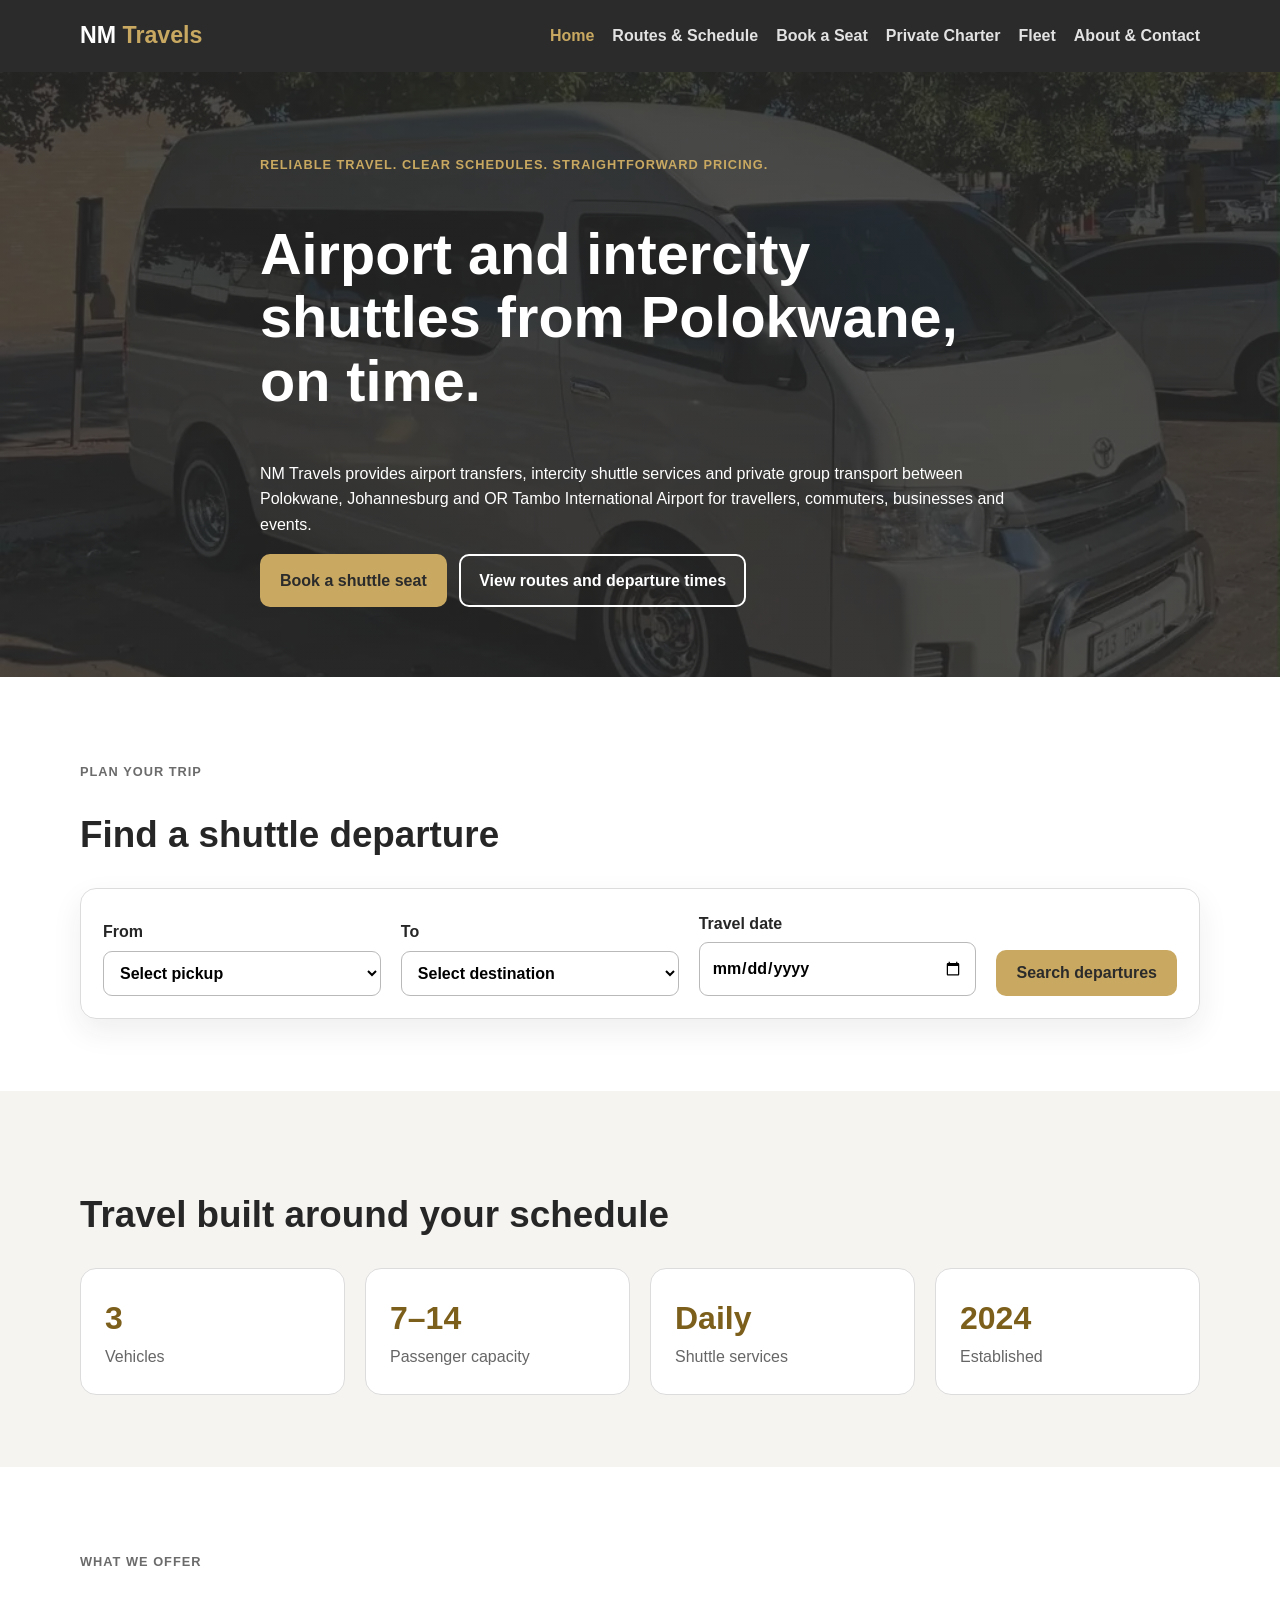
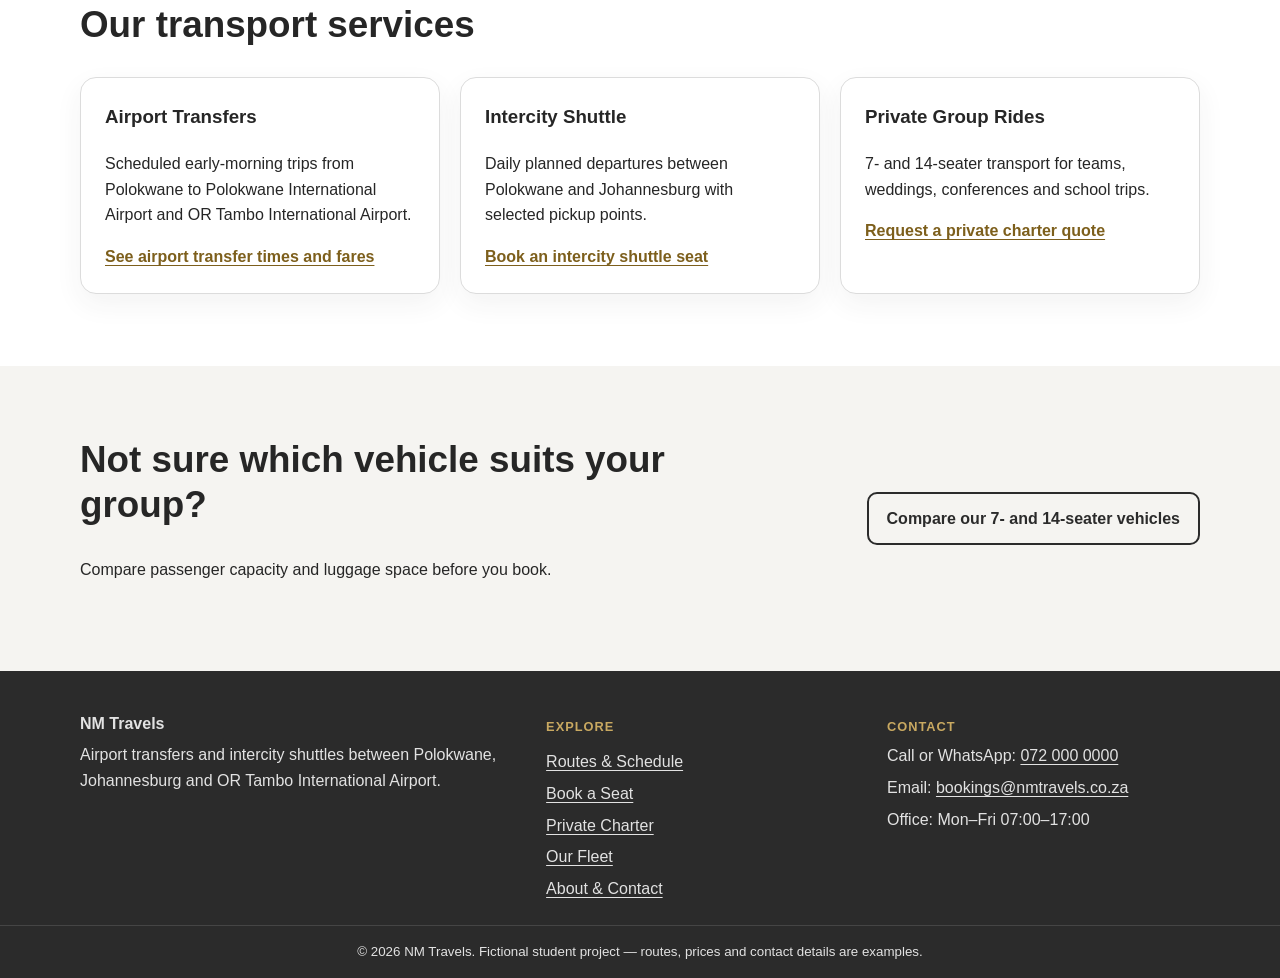
<file: NM_Travels_Part2 (2)/NM_Travels_Part2/index.html>
<!DOCTYPE html>
<html lang="en-ZA">
<head>
  <meta charset="UTF-8">
  <meta name="viewport" content="width=device-width, initial-scale=1.0">
  <title>Airport Shuttle &amp; Intercity Transport in Polokwane | NM Travels</title>
  <meta name="description" content="NM Travels runs airport transfers and intercity shuttles between Polokwane, Johannesburg and OR Tambo International Airport. Check departure times and book a seat online.">
  <meta name="theme-color" content="#2b2b2b">
  <meta property="og:type" content="website">
  <meta property="og:site_name" content="NM Travels">
  <meta property="og:title" content="Airport Shuttle &amp; Intercity Transport in Polokwane | NM Travels">
  <meta property="og:description" content="Airport transfers and intercity shuttles between Polokwane, Johannesburg and OR Tambo International Airport.">
  <link rel="icon" href="images/favicon.svg" type="image/svg+xml">
  <link rel="preload" as="image" href="images/nm-travels-hero-minibus.webp" type="image/webp">
  <link rel="stylesheet" href="css/style.css">
</head>
<body>
  <a class="skip-link" href="#main">Skip to main content</a>
  <header>
    <div class="container nav">
      <a class="logo" href="index.html" aria-label="NM Travels home page">NM <span>Travels</span></a>
      <button class="menu" type="button" aria-label="Open navigation" aria-expanded="false" aria-controls="site-nav">☰</button>
      <nav class="site-nav" id="site-nav" aria-label="Main">
        <a class="active" href="index.html" aria-current="page">Home</a>
        <a href="routes.html">Routes &amp; Schedule</a>
        <a href="booking.html">Book a Seat</a>
        <a href="charter.html">Private Charter</a>
        <a href="fleet.html">Fleet</a>
        <a href="about.html">About &amp; Contact</a>
      </nav>
    </div>
  </header>

  <main id="main" tabindex="-1">
    <section class="hero">
      <div class="container hero-content">
        <p class="eyebrow">Reliable travel. Clear schedules. Straightforward pricing.</p>
        <h1>Airport and intercity shuttles from Polokwane, on time.</h1>
        <p>NM Travels provides airport transfers, intercity shuttle services and private group transport between Polokwane, Johannesburg and OR Tambo International Airport for travellers, commuters, businesses and events.</p>
        <a class="btn primary" href="booking.html">Book a shuttle seat</a>
        <a class="btn secondary" href="routes.html">View routes and departure times</a>
      </div>
    </section>

    <section class="section" aria-labelledby="search-heading">
      <div class="container">
        <p class="eyebrow">Plan your trip</p>
        <h2 id="search-heading">Find a shuttle departure</h2>
        <form class="search" id="routeSearch">
          <label>From
            <select id="from" name="from" required>
              <option value="">Select pickup</option>
              <option>Polokwane</option>
              <option>Johannesburg</option>
              <option>OR Tambo International Airport</option>
              <option>Polokwane International Airport</option>
            </select>
          </label>
          <label>To
            <select id="to" name="to" required>
              <option value="">Select destination</option>
              <option>Polokwane</option>
              <option>Johannesburg</option>
              <option>OR Tambo International Airport</option>
              <option>Polokwane International Airport</option>
            </select>
          </label>
          <label>Travel date
            <input id="date" name="date" type="date" required>
          </label>
          <button class="btn primary" type="submit">Search departures</button>
        </form>
        <div id="searchResult" class="notice" aria-live="polite" hidden></div>
      </div>
    </section>

    <section class="section alt" aria-labelledby="stats-heading">
      <div class="container">
        <h2 id="stats-heading">Travel built around your schedule</h2>
        <div class="stats">
          <div><b>3</b><span>Vehicles</span></div>
          <div><b>7–14</b><span>Passenger capacity</span></div>
          <div><b>Daily</b><span>Shuttle services</span></div>
          <div><b>2024</b><span>Established</span></div>
        </div>
      </div>
    </section>

    <section class="section" aria-labelledby="services-heading">
      <div class="container">
        <p class="eyebrow">What we offer</p>
        <h2 id="services-heading">Our transport services</h2>
        <div class="cards">
          <article class="panel">
            <h3>Airport Transfers</h3>
            <p>Scheduled early-morning trips from Polokwane to Polokwane International Airport and OR Tambo International Airport.</p>
            <a class="text-link" href="routes.html">See airport transfer times and fares</a>
          </article>
          <article class="panel">
            <h3>Intercity Shuttle</h3>
            <p>Daily planned departures between Polokwane and Johannesburg with selected pickup points.</p>
            <a class="text-link" href="booking.html">Book an intercity shuttle seat</a>
          </article>
          <article class="panel">
            <h3>Private Group Rides</h3>
            <p>7- and 14-seater transport for teams, weddings, conferences and school trips.</p>
            <a class="text-link" href="charter.html">Request a private charter quote</a>
          </article>
        </div>
      </div>
    </section>

    <section class="section alt cta">
      <div class="container two">
        <div>
          <h2>Not sure which vehicle suits your group?</h2>
          <p>Compare passenger capacity and luggage space before you book.</p>
        </div>
        <div class="cta-actions">
          <a class="btn outline" href="fleet.html">Compare our 7- and 14-seater vehicles</a>
        </div>
      </div>
    </section>
  </main>

  <footer>
    <div class="container footer-grid">
      <div>
        <strong>NM Travels</strong>
        <p>Airport transfers and intercity shuttles between Polokwane, Johannesburg and OR Tambo International Airport.</p>
      </div>
      <nav aria-label="Footer">
        <p class="footer-title">Explore</p>
        <a href="routes.html">Routes &amp; Schedule</a>
        <a href="booking.html">Book a Seat</a>
        <a href="charter.html">Private Charter</a>
        <a href="fleet.html">Our Fleet</a>
        <a href="about.html">About &amp; Contact</a>
      </nav>
      <div>
        <p class="footer-title">Contact</p>
        <p>Call or WhatsApp: <a href="tel:+27720000000">072 000 0000</a></p>
        <p>Email: <a href="mailto:bookings@nmtravels.co.za">bookings@nmtravels.co.za</a></p>
        <p>Office: Mon–Fri 07:00–17:00</p>
      </div>
    </div>
    <small>© <span data-year>2026</span> NM Travels. Fictional student project — routes, prices and contact details are examples.</small>
  </footer>
  <script src="js/script.js" defer></script>
</body>
</html>
</file>
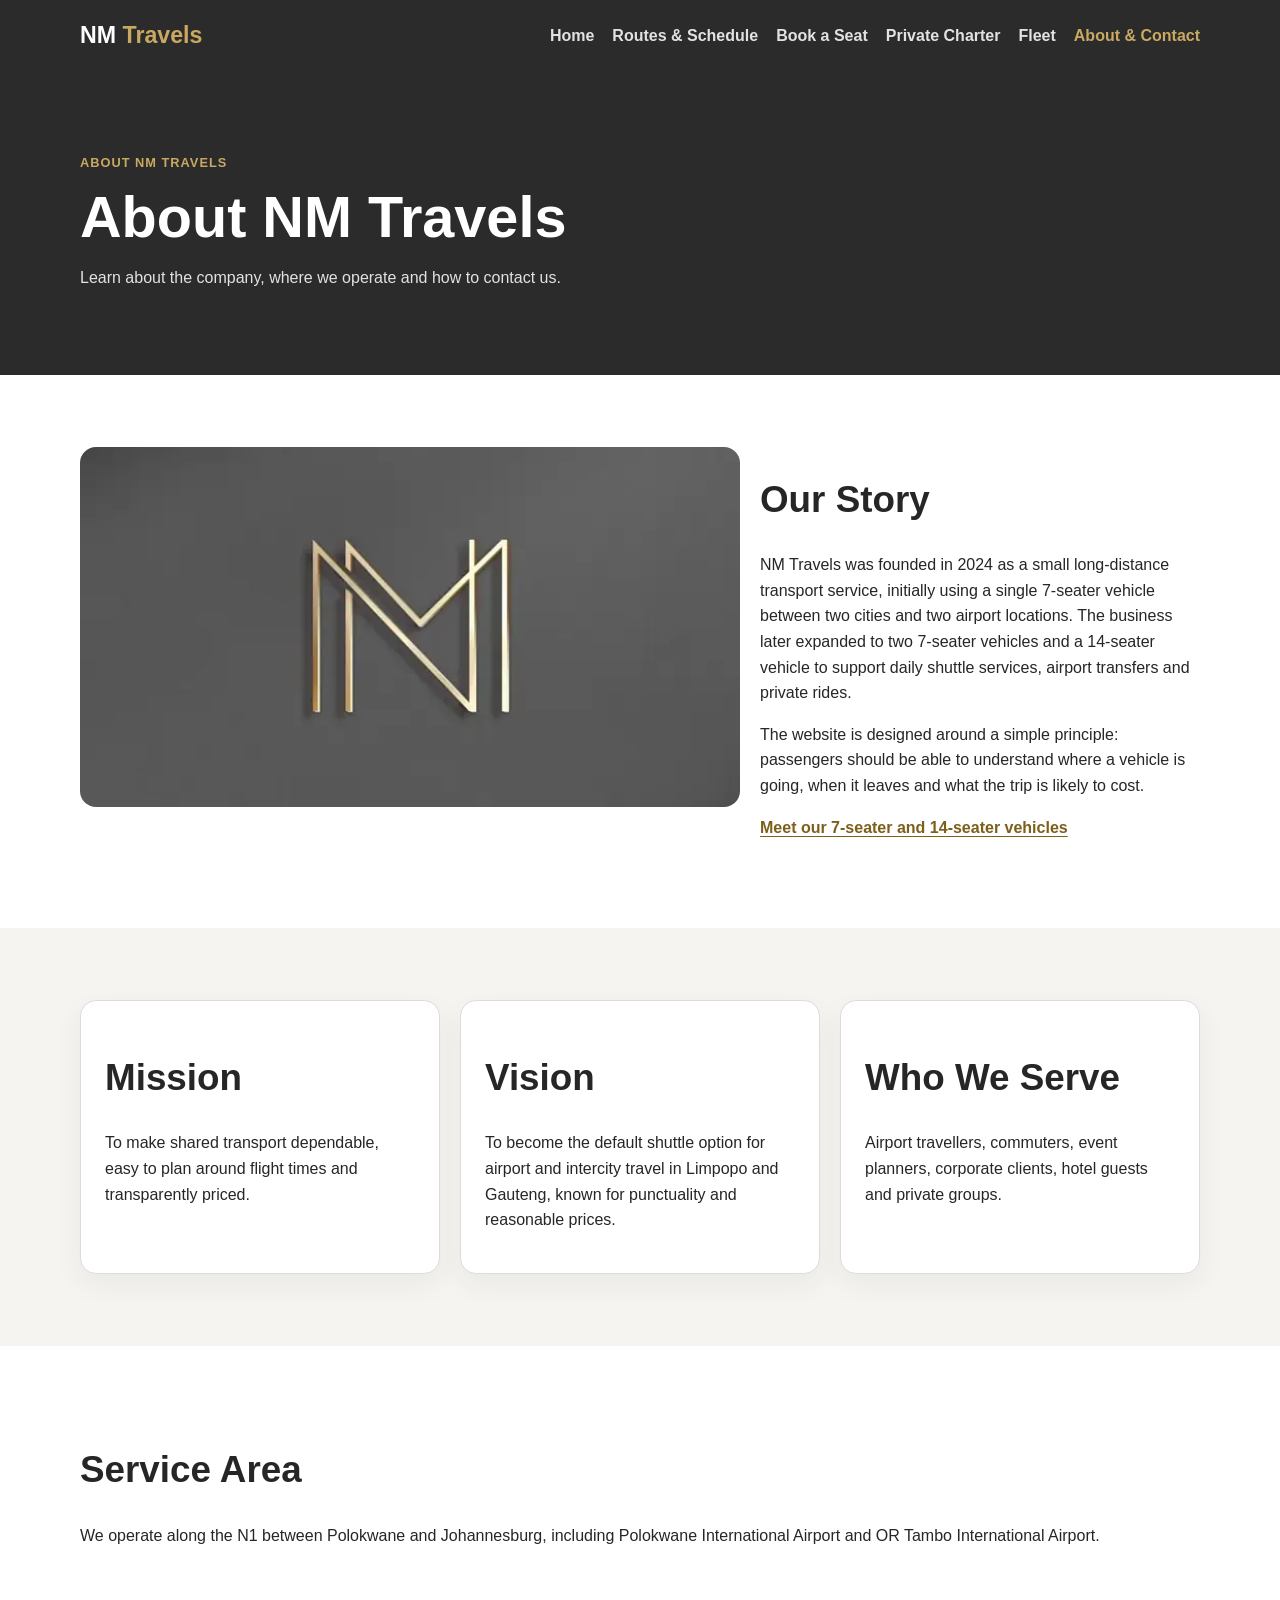
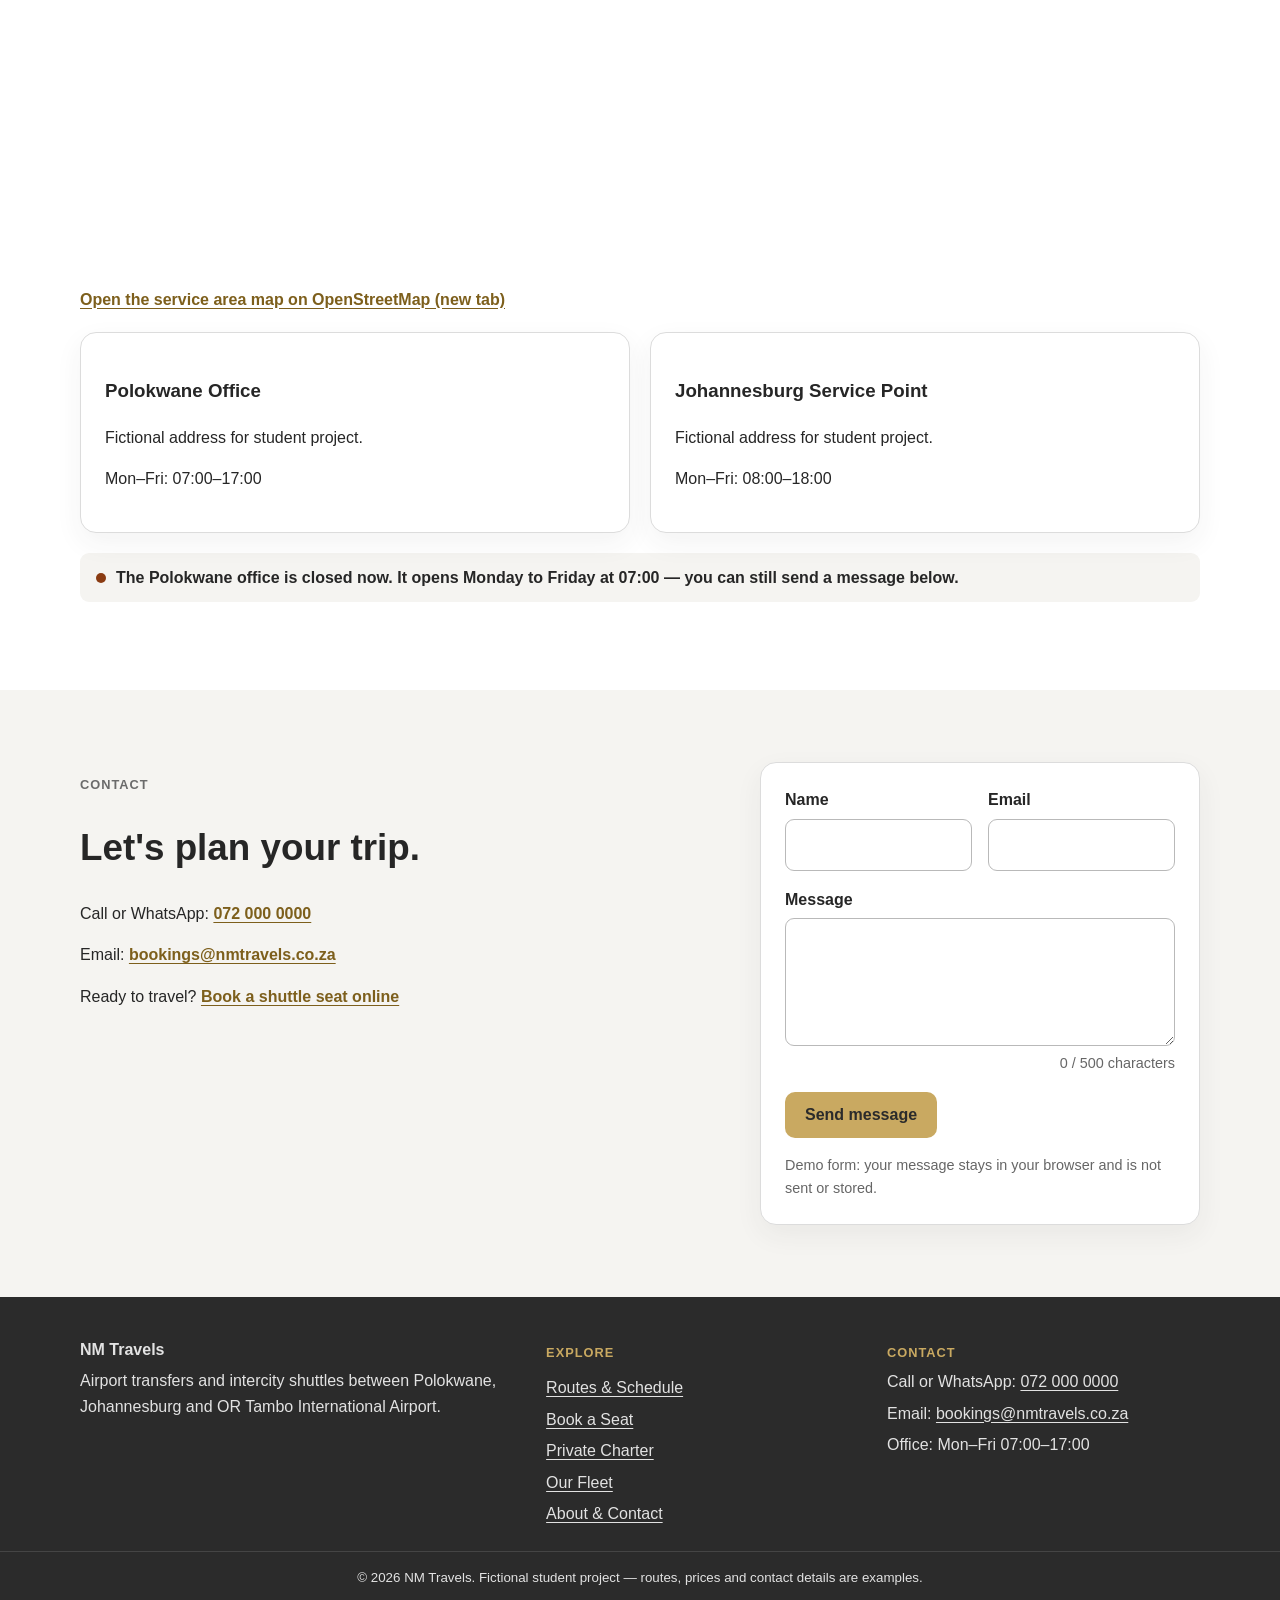
<file: NM_Travels_Part2 (2)/NM_Travels_Part2/about.html>
<!DOCTYPE html>
<html lang="en-ZA">
<head>
  <meta charset="UTF-8">
  <meta name="viewport" content="width=device-width, initial-scale=1.0">
  <title>About NM Travels &amp; Contact Details | Polokwane Shuttle Service</title>
  <meta name="description" content="Learn how NM Travels started in 2024, see our Polokwane and Johannesburg service area, office hours and contact details, or send us a message.">
  <meta name="theme-color" content="#2b2b2b">
  <meta property="og:type" content="website">
  <meta property="og:site_name" content="NM Travels">
  <meta property="og:title" content="About NM Travels &amp; Contact Details">
  <meta property="og:description" content="Our story, service area, office hours and contact details.">
  <link rel="icon" href="images/favicon.svg" type="image/svg+xml">
  <link rel="stylesheet" href="css/style.css">
</head>
<body>
  <a class="skip-link" href="#main">Skip to main content</a>
  <header>
    <div class="container nav">
      <a class="logo" href="index.html" aria-label="NM Travels home page">NM <span>Travels</span></a>
      <button class="menu" type="button" aria-label="Open navigation" aria-expanded="false" aria-controls="site-nav">☰</button>
      <nav class="site-nav" id="site-nav" aria-label="Main">
        <a href="index.html">Home</a>
        <a href="routes.html">Routes &amp; Schedule</a>
        <a href="booking.html">Book a Seat</a>
        <a href="charter.html">Private Charter</a>
        <a href="fleet.html">Fleet</a>
        <a class="active" href="about.html" aria-current="page">About &amp; Contact</a>
      </nav>
    </div>
  </header>

  <main id="main" tabindex="-1">
    <section class="banner">
      <div class="container">
        <p class="eyebrow">About NM Travels</p>
        <h1>About NM Travels</h1>
        <p>Learn about the company, where we operate and how to contact us.</p>
      </div>
    </section>

    <section class="section" aria-labelledby="story-heading">
      <div class="container two">
        <div>
          <picture>
            <source srcset="images/nm-travels-gold-monogram-logo.webp" type="image/webp">
            <img class="photo company-photo" src="images/nm-travels-gold-monogram-logo.jpg" alt="NM Travels gold NM monogram logo on a charcoal wall" width="640" height="800" decoding="async">
          </picture>
        </div>
        <div>
          <h2 id="story-heading">Our Story</h2>
          <p>NM Travels was founded in 2024 as a small long-distance transport service, initially using a single 7-seater vehicle between two cities and two airport locations. The business later expanded to two 7-seater vehicles and a 14-seater vehicle to support daily shuttle services, airport transfers and private rides.</p>
          <p>The website is designed around a simple principle: passengers should be able to understand where a vehicle is going, when it leaves and what the trip is likely to cost.</p>
          <p><a class="text-link" href="fleet.html">Meet our 7-seater and 14-seater vehicles</a></p>
        </div>
      </div>
    </section>

    <section class="section alt" aria-label="Mission, vision and audience">
      <div class="container cards">
        <article class="panel">
          <h2>Mission</h2>
          <p>To make shared transport dependable, easy to plan around flight times and transparently priced.</p>
        </article>
        <article class="panel">
          <h2>Vision</h2>
          <p>To become the default shuttle option for airport and intercity travel in Limpopo and Gauteng, known for punctuality and reasonable prices.</p>
        </article>
        <article class="panel">
          <h2>Who We Serve</h2>
          <p>Airport travellers, commuters, event planners, corporate clients, hotel guests and private groups.</p>
        </article>
      </div>
    </section>

    <section class="section" aria-labelledby="area-heading">
      <div class="container">
        <h2 id="area-heading">Service Area</h2>
        <p>We operate along the N1 between Polokwane and Johannesburg, including Polokwane International Airport and OR Tambo International Airport.</p>
        <iframe class="map" title="Map of the NM Travels service area from Polokwane to Johannesburg and OR Tambo" src="https://www.openstreetmap.org/export/embed.html?bbox=27.7%2C-26.4%2C29.8%2C-23.6&amp;layer=mapnik" loading="lazy" referrerpolicy="no-referrer"></iframe>
        <p><a class="text-link" href="https://www.openstreetmap.org/?#map=8/-25.0/28.75" target="_blank" rel="noopener noreferrer">Open the service area map on OpenStreetMap (new tab)</a></p>
        <div class="locations">
          <div class="panel">
            <h3>Polokwane Office</h3>
            <p>Fictional address for student project.</p>
            <p>Mon–Fri: 07:00–17:00</p>
          </div>
          <div class="panel">
            <h3>Johannesburg Service Point</h3>
            <p>Fictional address for student project.</p>
            <p>Mon–Fri: 08:00–18:00</p>
          </div>
        </div>
        <p id="officeStatus" class="office-status" aria-live="polite" hidden></p>
      </div>
    </section>

    <section class="section alt" id="contact" aria-labelledby="contact-heading">
      <div class="container two">
        <div>
          <p class="eyebrow">Contact</p>
          <h2 id="contact-heading">Let's plan your trip.</h2>
          <p>Call or WhatsApp: <a class="text-link" href="tel:+27720000000">072 000 0000</a></p>
          <p>Email: <a class="text-link" href="mailto:bookings@nmtravels.co.za">bookings@nmtravels.co.za</a></p>
          <p>Ready to travel? <a class="text-link" href="booking.html">Book a shuttle seat online</a></p>
        </div>
        <form class="panel form" id="contactForm">
          <label>Name<input id="contactName" name="name" autocomplete="name" required></label>
          <label>Email<input id="contactEmail" name="email" type="email" autocomplete="email" required></label>
          <label class="full">Message<textarea id="message" name="message" rows="4" maxlength="500" data-counter="messageCount" required></textarea></label>
          <p id="messageCount" class="char-count full">0 / 500 characters</p>
          <button class="btn primary" type="submit">Send message</button>
          <p class="form-note full">Demo form: your message stays in your browser and is not sent or stored.</p>
        </form>
      </div>
      <div class="container">
        <div id="contactResult" class="notice" aria-live="polite" hidden></div>
      </div>
    </section>
  </main>

  <footer>
    <div class="container footer-grid">
      <div>
        <strong>NM Travels</strong>
        <p>Airport transfers and intercity shuttles between Polokwane, Johannesburg and OR Tambo International Airport.</p>
      </div>
      <nav aria-label="Footer">
        <p class="footer-title">Explore</p>
        <a href="routes.html">Routes &amp; Schedule</a>
        <a href="booking.html">Book a Seat</a>
        <a href="charter.html">Private Charter</a>
        <a href="fleet.html">Our Fleet</a>
        <a href="about.html">About &amp; Contact</a>
      </nav>
      <div>
        <p class="footer-title">Contact</p>
        <p>Call or WhatsApp: <a href="tel:+27720000000">072 000 0000</a></p>
        <p>Email: <a href="mailto:bookings@nmtravels.co.za">bookings@nmtravels.co.za</a></p>
        <p>Office: Mon–Fri 07:00–17:00</p>
      </div>
    </div>
    <small>© <span data-year>2026</span> NM Travels. Fictional student project — routes, prices and contact details are examples.</small>
  </footer>
  <script src="js/script.js" defer></script>
</body>
</html>
</file>
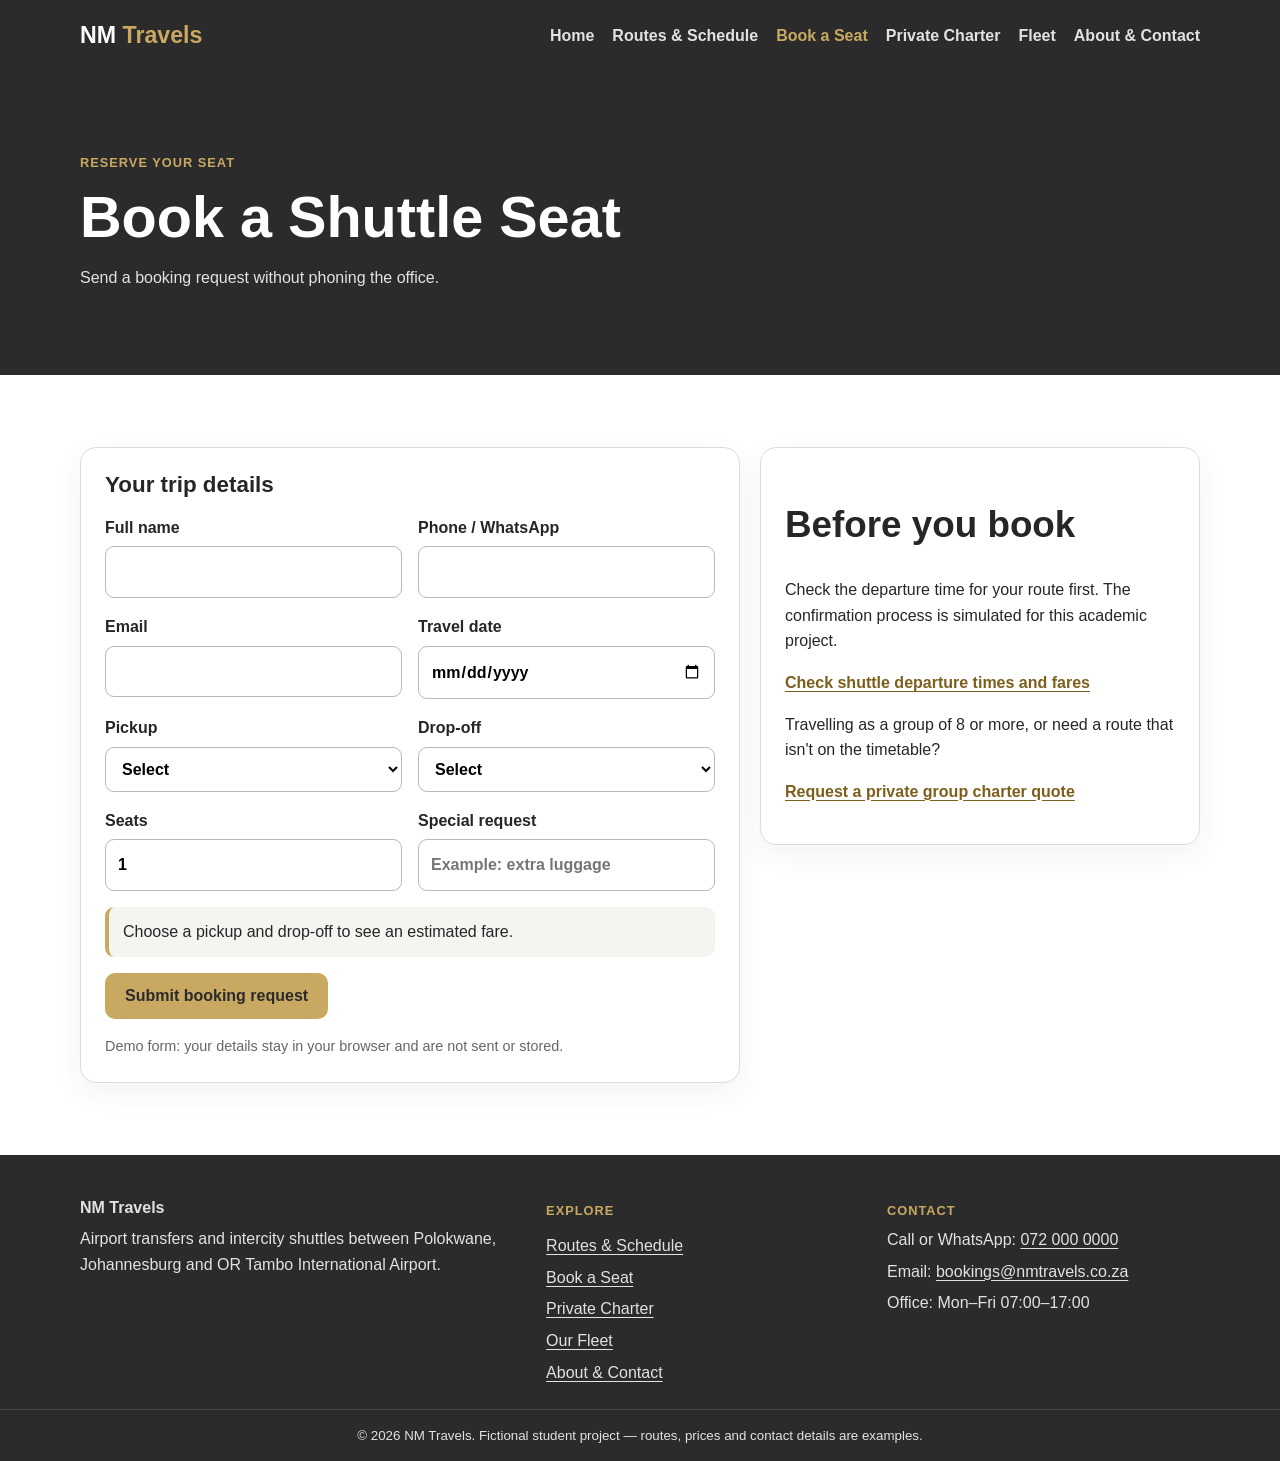
<file: NM_Travels_Part2 (2)/NM_Travels_Part2/booking.html>
<!DOCTYPE html>
<html lang="en-ZA">
<head>
  <meta charset="UTF-8">
  <meta name="viewport" content="width=device-width, initial-scale=1.0">
  <title>Book a Shuttle Seat Online | NM Travels Polokwane</title>
  <meta name="description" content="Request a seat on an NM Travels airport or intercity shuttle. Choose your pickup, drop-off, travel date and number of seats and see an estimated fare before you submit.">
  <meta name="theme-color" content="#2b2b2b">
  <meta property="og:type" content="website">
  <meta property="og:site_name" content="NM Travels">
  <meta property="og:title" content="Book a Shuttle Seat Online | NM Travels">
  <meta property="og:description" content="Request a seat on an airport or intercity shuttle from Polokwane and see an estimated fare.">
  <link rel="icon" href="images/favicon.svg" type="image/svg+xml">
  <link rel="stylesheet" href="css/style.css">
</head>
<body>
  <a class="skip-link" href="#main">Skip to main content</a>
  <header>
    <div class="container nav">
      <a class="logo" href="index.html" aria-label="NM Travels home page">NM <span>Travels</span></a>
      <button class="menu" type="button" aria-label="Open navigation" aria-expanded="false" aria-controls="site-nav">☰</button>
      <nav class="site-nav" id="site-nav" aria-label="Main">
        <a href="index.html">Home</a>
        <a href="routes.html">Routes &amp; Schedule</a>
        <a class="active" href="booking.html" aria-current="page">Book a Seat</a>
        <a href="charter.html">Private Charter</a>
        <a href="fleet.html">Fleet</a>
        <a href="about.html">About &amp; Contact</a>
      </nav>
    </div>
  </header>

  <main id="main" tabindex="-1">
    <section class="banner">
      <div class="container">
        <p class="eyebrow">Reserve your seat</p>
        <h1>Book a Shuttle Seat</h1>
        <p>Send a booking request without phoning the office.</p>
      </div>
    </section>

    <section class="section" aria-labelledby="booking-heading">
      <div class="container two">
        <form class="panel form" id="bookingForm">
          <h2 id="booking-heading" class="full form-title">Your trip details</h2>
          <label>Full name<input id="name" name="name" autocomplete="name" required></label>
          <label>Phone / WhatsApp<input id="phone" name="phone" type="tel" autocomplete="tel" inputmode="tel" pattern="[0-9+ ]{10,15}" title="Enter a phone number such as 072 000 0000" required></label>
          <label>Email<input id="email" name="email" type="email" autocomplete="email" required></label>
          <label>Travel date<input id="travelDate" name="travelDate" type="date" required></label>
          <label>Pickup
            <select id="pickup" name="pickup" required>
              <option value="">Select</option>
              <option>Polokwane</option>
              <option>Johannesburg</option>
              <option>OR Tambo International Airport</option>
              <option>Polokwane International Airport</option>
            </select>
          </label>
          <label>Drop-off
            <select id="dropoff" name="dropoff" required>
              <option value="">Select</option>
              <option>Polokwane</option>
              <option>Johannesburg</option>
              <option>OR Tambo International Airport</option>
              <option>Polokwane International Airport</option>
            </select>
          </label>
          <label>Seats<input id="seats" name="seats" type="number" min="1" max="14" value="1" required></label>
          <label>Special request<input id="request" name="request" placeholder="Example: extra luggage"></label>
          <div id="fareEstimate" class="fare full" aria-live="polite">Choose a pickup and drop-off to see an estimated fare.</div>
          <button class="btn primary" type="submit">Submit booking request</button>
          <p class="form-note full">Demo form: your details stay in your browser and are not sent or stored.</p>
        </form>
        <aside class="panel">
          <h2>Before you book</h2>
          <p>Check the departure time for your route first. The confirmation process is simulated for this academic project.</p>
          <p><a class="text-link" href="routes.html">Check shuttle departure times and fares</a></p>
          <p>Travelling as a group of 8 or more, or need a route that isn't on the timetable?</p>
          <p><a class="text-link" href="charter.html">Request a private group charter quote</a></p>
        </aside>
      </div>
      <div class="container">
        <div id="bookingResult" class="notice" aria-live="polite" hidden></div>
      </div>
    </section>
  </main>

  <footer>
    <div class="container footer-grid">
      <div>
        <strong>NM Travels</strong>
        <p>Airport transfers and intercity shuttles between Polokwane, Johannesburg and OR Tambo International Airport.</p>
      </div>
      <nav aria-label="Footer">
        <p class="footer-title">Explore</p>
        <a href="routes.html">Routes &amp; Schedule</a>
        <a href="booking.html">Book a Seat</a>
        <a href="charter.html">Private Charter</a>
        <a href="fleet.html">Our Fleet</a>
        <a href="about.html">About &amp; Contact</a>
      </nav>
      <div>
        <p class="footer-title">Contact</p>
        <p>Call or WhatsApp: <a href="tel:+27720000000">072 000 0000</a></p>
        <p>Email: <a href="mailto:bookings@nmtravels.co.za">bookings@nmtravels.co.za</a></p>
        <p>Office: Mon–Fri 07:00–17:00</p>
      </div>
    </div>
    <small>© <span data-year>2026</span> NM Travels. Fictional student project — routes, prices and contact details are examples.</small>
  </footer>
  <script src="js/script.js" defer></script>
</body>
</html>
</file>
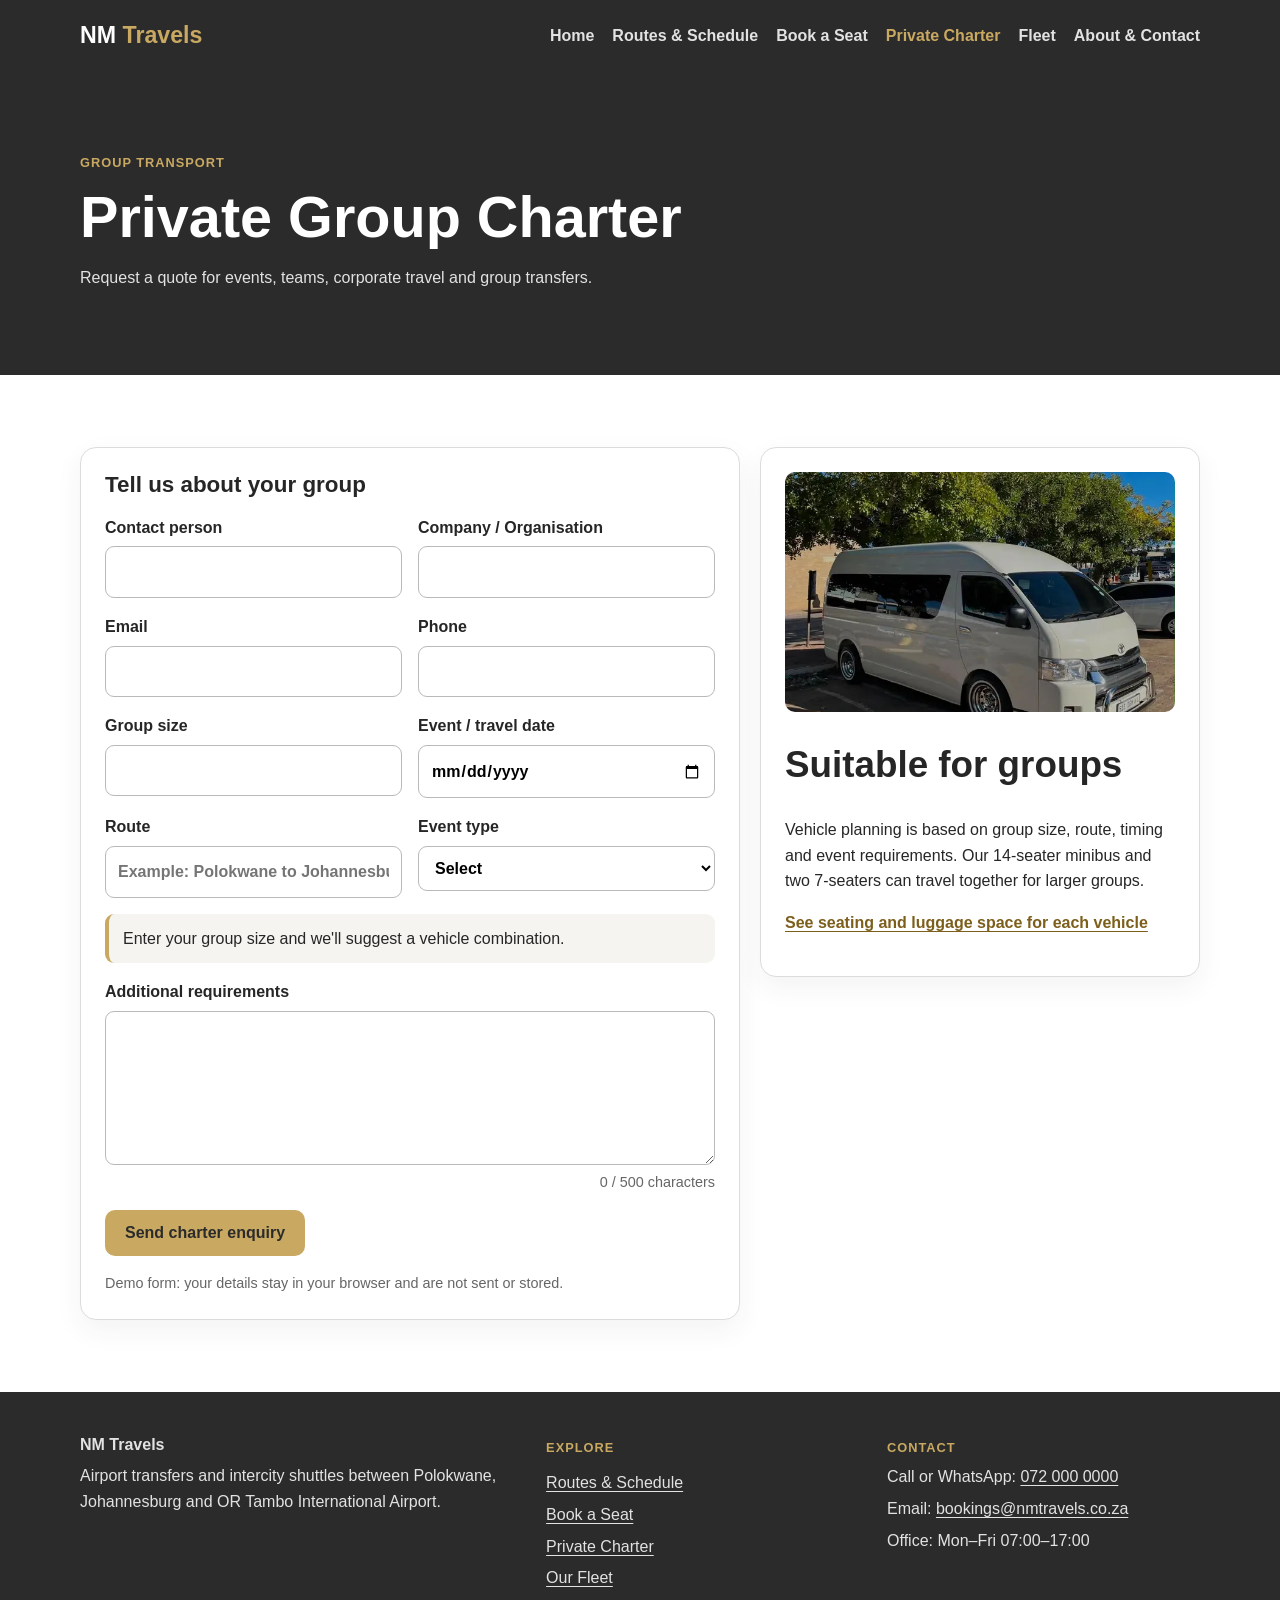
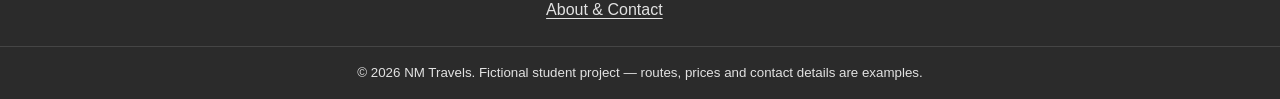
<file: NM_Travels_Part2 (2)/NM_Travels_Part2/charter.html>
<!DOCTYPE html>
<html lang="en-ZA">
<head>
  <meta charset="UTF-8">
  <meta name="viewport" content="width=device-width, initial-scale=1.0">
  <title>Private Group Charter &amp; Event Transport | NM Travels Polokwane</title>
  <meta name="description" content="Request a quote for private 7- and 14-seater group transport from Polokwane for weddings, conferences, school trips, corporate events and airport transfers.">
  <meta name="theme-color" content="#2b2b2b">
  <meta property="og:type" content="website">
  <meta property="og:site_name" content="NM Travels">
  <meta property="og:title" content="Private Group Charter &amp; Event Transport | NM Travels">
  <meta property="og:description" content="Private 7- and 14-seater group transport for weddings, conferences, school trips and corporate events.">
  <link rel="icon" href="images/favicon.svg" type="image/svg+xml">
  <link rel="stylesheet" href="css/style.css">
</head>
<body>
  <a class="skip-link" href="#main">Skip to main content</a>
  <header>
    <div class="container nav">
      <a class="logo" href="index.html" aria-label="NM Travels home page">NM <span>Travels</span></a>
      <button class="menu" type="button" aria-label="Open navigation" aria-expanded="false" aria-controls="site-nav">☰</button>
      <nav class="site-nav" id="site-nav" aria-label="Main">
        <a href="index.html">Home</a>
        <a href="routes.html">Routes &amp; Schedule</a>
        <a href="booking.html">Book a Seat</a>
        <a class="active" href="charter.html" aria-current="page">Private Charter</a>
        <a href="fleet.html">Fleet</a>
        <a href="about.html">About &amp; Contact</a>
      </nav>
    </div>
  </header>

  <main id="main" tabindex="-1">
    <section class="banner">
      <div class="container">
        <p class="eyebrow">Group transport</p>
        <h1>Private Group Charter</h1>
        <p>Request a quote for events, teams, corporate travel and group transfers.</p>
      </div>
    </section>

    <section class="section" aria-labelledby="charter-heading">
      <div class="container two">
        <form class="panel form" id="charterForm">
          <h2 id="charter-heading" class="full form-title">Tell us about your group</h2>
          <label>Contact person<input id="cname" name="contactPerson" autocomplete="name" required></label>
          <label>Company / Organisation<input id="company" name="company" autocomplete="organization"></label>
          <label>Email<input id="cemail" name="email" type="email" autocomplete="email" required></label>
          <label>Phone<input id="cphone" name="phone" type="tel" autocomplete="tel" inputmode="tel" pattern="[0-9+ ]{10,15}" title="Enter a phone number such as 072 000 0000" required></label>
          <label>Group size<input id="group" name="groupSize" type="number" min="1" max="60" required></label>
          <label>Event / travel date<input id="eventDate" name="eventDate" type="date" required></label>
          <label>Route<input id="route" name="route" placeholder="Example: Polokwane to Johannesburg" required></label>
          <label>Event type
            <select id="eventType" name="eventType" required>
              <option value="">Select</option>
              <option>Corporate event</option>
              <option>Wedding</option>
              <option>School / team trip</option>
              <option>Airport transfer</option>
              <option>Conference</option>
              <option>Other</option>
            </select>
          </label>
          <p id="vehicleSuggestion" class="fare full" aria-live="polite">Enter your group size and we'll suggest a vehicle combination.</p>
          <label class="full">Additional requirements<textarea id="details" name="details" rows="5" maxlength="500" data-counter="detailsCount"></textarea></label>
          <p id="detailsCount" class="char-count full">0 / 500 characters</p>
          <button class="btn primary" type="submit">Send charter enquiry</button>
          <p class="form-note full">Demo form: your details stay in your browser and are not sent or stored.</p>
        </form>
        <aside class="panel">
          <picture>
            <source srcset="images/nm-travels-14-seater-minibus.webp" type="image/webp">
            <img class="photo panel-photo" src="images/nm-travels-14-seater-minibus.jpg" alt="White NM Travels 14-seater minibus parked under trees on a sunny day" width="640" height="767" decoding="async">
          </picture>
          <h2>Suitable for groups</h2>
          <p>Vehicle planning is based on group size, route, timing and event requirements. Our 14-seater minibus and two 7-seaters can travel together for larger groups.</p>
          <p><a class="text-link" href="fleet.html">See seating and luggage space for each vehicle</a></p>
        </aside>
      </div>
      <div class="container">
        <div id="charterResult" class="notice" aria-live="polite" hidden></div>
      </div>
    </section>
  </main>

  <footer>
    <div class="container footer-grid">
      <div>
        <strong>NM Travels</strong>
        <p>Airport transfers and intercity shuttles between Polokwane, Johannesburg and OR Tambo International Airport.</p>
      </div>
      <nav aria-label="Footer">
        <p class="footer-title">Explore</p>
        <a href="routes.html">Routes &amp; Schedule</a>
        <a href="booking.html">Book a Seat</a>
        <a href="charter.html">Private Charter</a>
        <a href="fleet.html">Our Fleet</a>
        <a href="about.html">About &amp; Contact</a>
      </nav>
      <div>
        <p class="footer-title">Contact</p>
        <p>Call or WhatsApp: <a href="tel:+27720000000">072 000 0000</a></p>
        <p>Email: <a href="mailto:bookings@nmtravels.co.za">bookings@nmtravels.co.za</a></p>
        <p>Office: Mon–Fri 07:00–17:00</p>
      </div>
    </div>
    <small>© <span data-year>2026</span> NM Travels. Fictional student project — routes, prices and contact details are examples.</small>
  </footer>
  <script src="js/script.js" defer></script>
</body>
</html>
</file>
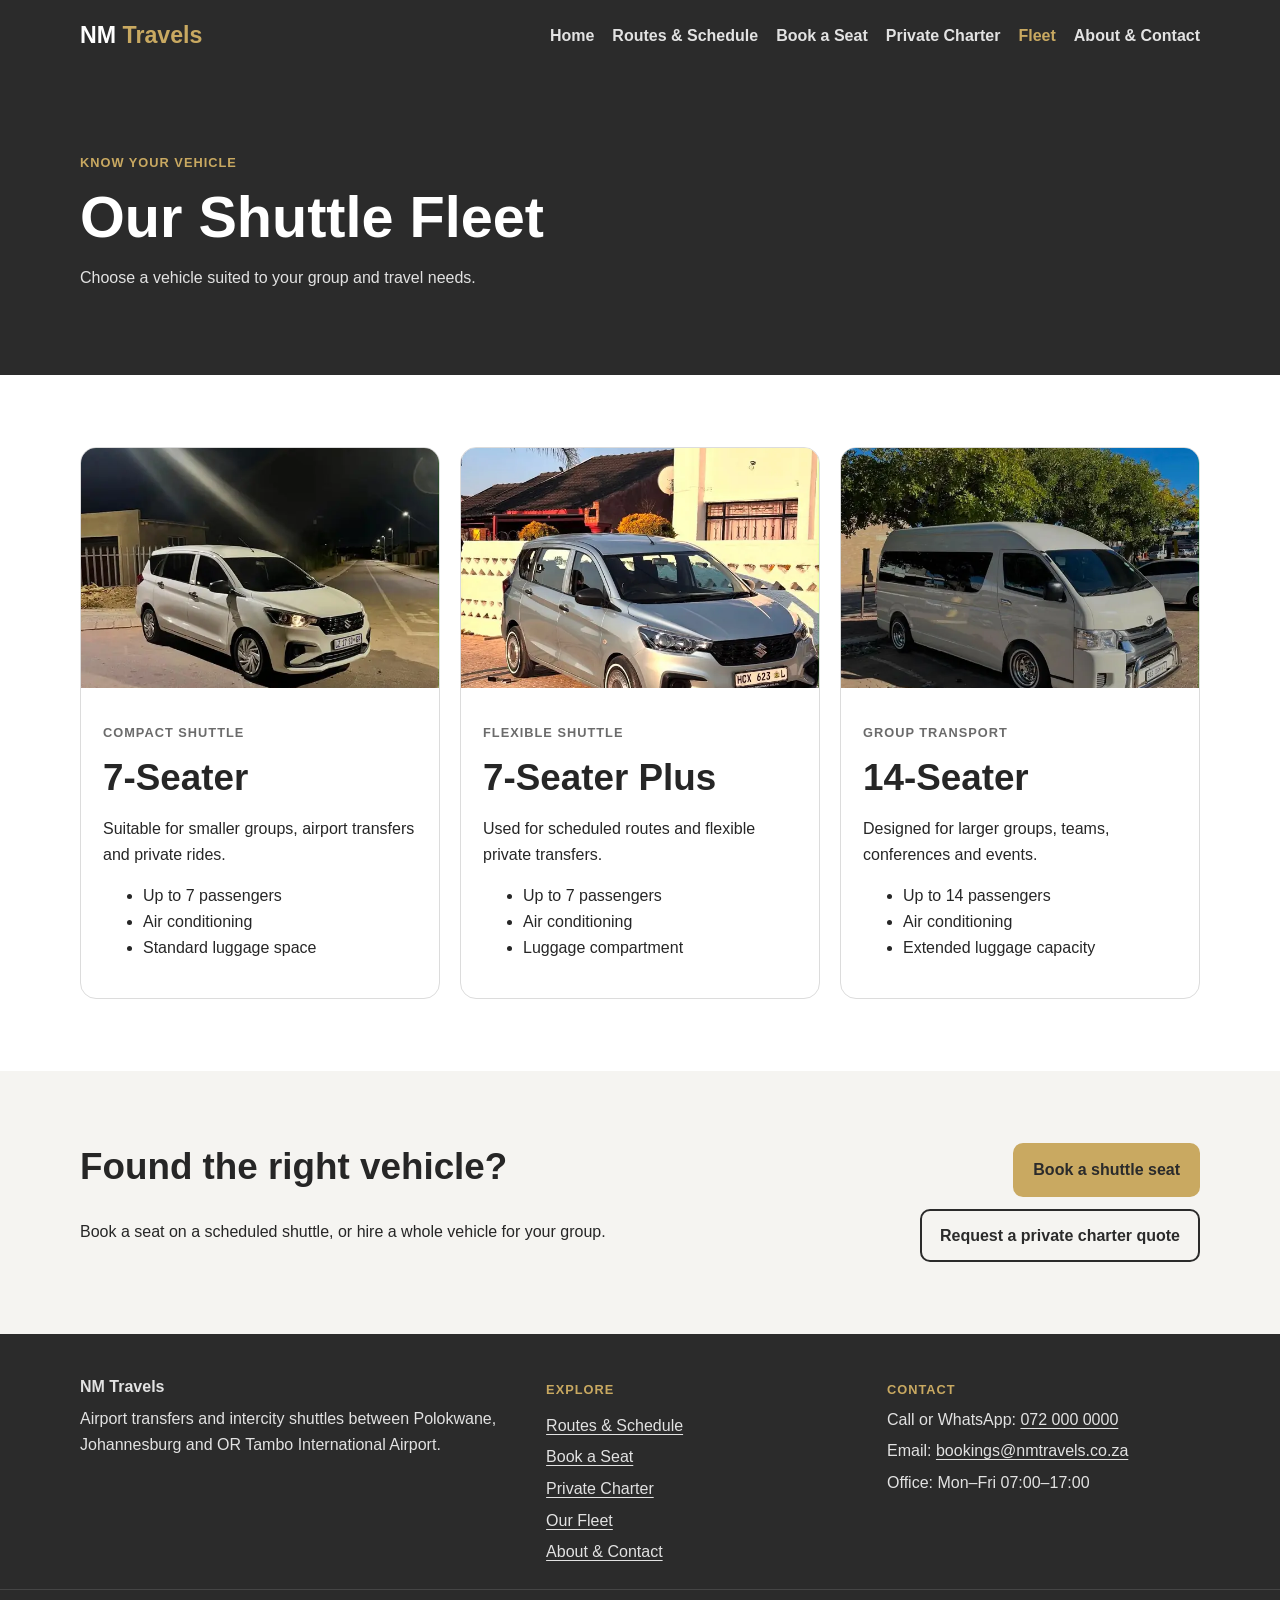
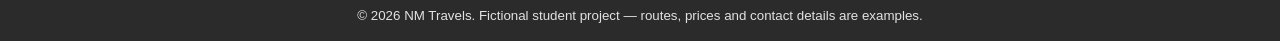
<file: NM_Travels_Part2 (2)/NM_Travels_Part2/fleet.html>
<!DOCTYPE html>
<html lang="en-ZA">
<head>
  <meta charset="UTF-8">
  <meta name="viewport" content="width=device-width, initial-scale=1.0">
  <title>Our Fleet: 7-Seater and 14-Seater Shuttles | NM Travels</title>
  <meta name="description" content="Meet the NM Travels fleet: two air-conditioned 7-seater shuttles and a 14-seater minibus for airport transfers, intercity trips and group transport from Polokwane.">
  <meta name="theme-color" content="#2b2b2b">
  <meta property="og:type" content="website">
  <meta property="og:site_name" content="NM Travels">
  <meta property="og:title" content="Our Fleet: 7-Seater and 14-Seater Shuttles | NM Travels">
  <meta property="og:description" content="Two air-conditioned 7-seater shuttles and a 14-seater minibus for airport, intercity and group trips.">
  <link rel="icon" href="images/favicon.svg" type="image/svg+xml">
  <link rel="stylesheet" href="css/style.css">
</head>
<body>
  <a class="skip-link" href="#main">Skip to main content</a>
  <header>
    <div class="container nav">
      <a class="logo" href="index.html" aria-label="NM Travels home page">NM <span>Travels</span></a>
      <button class="menu" type="button" aria-label="Open navigation" aria-expanded="false" aria-controls="site-nav">☰</button>
      <nav class="site-nav" id="site-nav" aria-label="Main">
        <a href="index.html">Home</a>
        <a href="routes.html">Routes &amp; Schedule</a>
        <a href="booking.html">Book a Seat</a>
        <a href="charter.html">Private Charter</a>
        <a class="active" href="fleet.html" aria-current="page">Fleet</a>
        <a href="about.html">About &amp; Contact</a>
      </nav>
    </div>
  </header>

  <main id="main" tabindex="-1">
    <section class="banner">
      <div class="container">
        <p class="eyebrow">Know your vehicle</p>
        <h1>Our Shuttle Fleet</h1>
        <p>Choose a vehicle suited to your group and travel needs.</p>
      </div>
    </section>

    <section class="section">
      <div class="container cards">
        <article class="vehicle">
          <picture>
            <source srcset="images/nm-travels-white-7-seater-shuttle.webp" type="image/webp">
            <img class="photo" src="images/nm-travels-white-7-seater-shuttle.jpg" alt="White NM Travels 7-seater shuttle parked on a street at night" width="640" height="686" decoding="async">
          </picture>
          <div class="pad">
            <p class="eyebrow">Compact shuttle</p>
            <h2>7-Seater</h2>
            <p>Suitable for smaller groups, airport transfers and private rides.</p>
            <ul>
              <li>Up to 7 passengers</li>
              <li>Air conditioning</li>
              <li>Standard luggage space</li>
            </ul>
          </div>
        </article>
        <article class="vehicle">
          <picture>
            <source srcset="images/nm-travels-silver-7-seater-shuttle.webp" type="image/webp">
            <img class="photo" src="images/nm-travels-silver-7-seater-shuttle.jpg" alt="Silver NM Travels 7-seater shuttle parked outside a white house" width="640" height="778" loading="lazy" decoding="async">
          </picture>
          <div class="pad">
            <p class="eyebrow">Flexible shuttle</p>
            <h2>7-Seater Plus</h2>
            <p>Used for scheduled routes and flexible private transfers.</p>
            <ul>
              <li>Up to 7 passengers</li>
              <li>Air conditioning</li>
              <li>Luggage compartment</li>
            </ul>
          </div>
        </article>
        <article class="vehicle">
          <picture>
            <source srcset="images/nm-travels-14-seater-minibus.webp" type="image/webp">
            <img class="photo" src="images/nm-travels-14-seater-minibus.jpg" alt="White NM Travels 14-seater minibus parked under trees" width="640" height="767" loading="lazy" decoding="async">
          </picture>
          <div class="pad">
            <p class="eyebrow">Group transport</p>
            <h2>14-Seater</h2>
            <p>Designed for larger groups, teams, conferences and events.</p>
            <ul>
              <li>Up to 14 passengers</li>
              <li>Air conditioning</li>
              <li>Extended luggage capacity</li>
            </ul>
          </div>
        </article>
      </div>
    </section>

    <section class="section alt cta">
      <div class="container two">
        <div>
          <h2>Found the right vehicle?</h2>
          <p>Book a seat on a scheduled shuttle, or hire a whole vehicle for your group.</p>
        </div>
        <div class="cta-actions">
          <a class="btn primary" href="booking.html">Book a shuttle seat</a>
          <a class="btn outline" href="charter.html">Request a private charter quote</a>
        </div>
      </div>
    </section>
  </main>

  <footer>
    <div class="container footer-grid">
      <div>
        <strong>NM Travels</strong>
        <p>Airport transfers and intercity shuttles between Polokwane, Johannesburg and OR Tambo International Airport.</p>
      </div>
      <nav aria-label="Footer">
        <p class="footer-title">Explore</p>
        <a href="routes.html">Routes &amp; Schedule</a>
        <a href="booking.html">Book a Seat</a>
        <a href="charter.html">Private Charter</a>
        <a href="fleet.html">Our Fleet</a>
        <a href="about.html">About &amp; Contact</a>
      </nav>
      <div>
        <p class="footer-title">Contact</p>
        <p>Call or WhatsApp: <a href="tel:+27720000000">072 000 0000</a></p>
        <p>Email: <a href="mailto:bookings@nmtravels.co.za">bookings@nmtravels.co.za</a></p>
        <p>Office: Mon–Fri 07:00–17:00</p>
      </div>
    </div>
    <small>© <span data-year>2026</span> NM Travels. Fictional student project — routes, prices and contact details are examples.</small>
  </footer>
  <script src="js/script.js" defer></script>
</body>
</html>
</file>
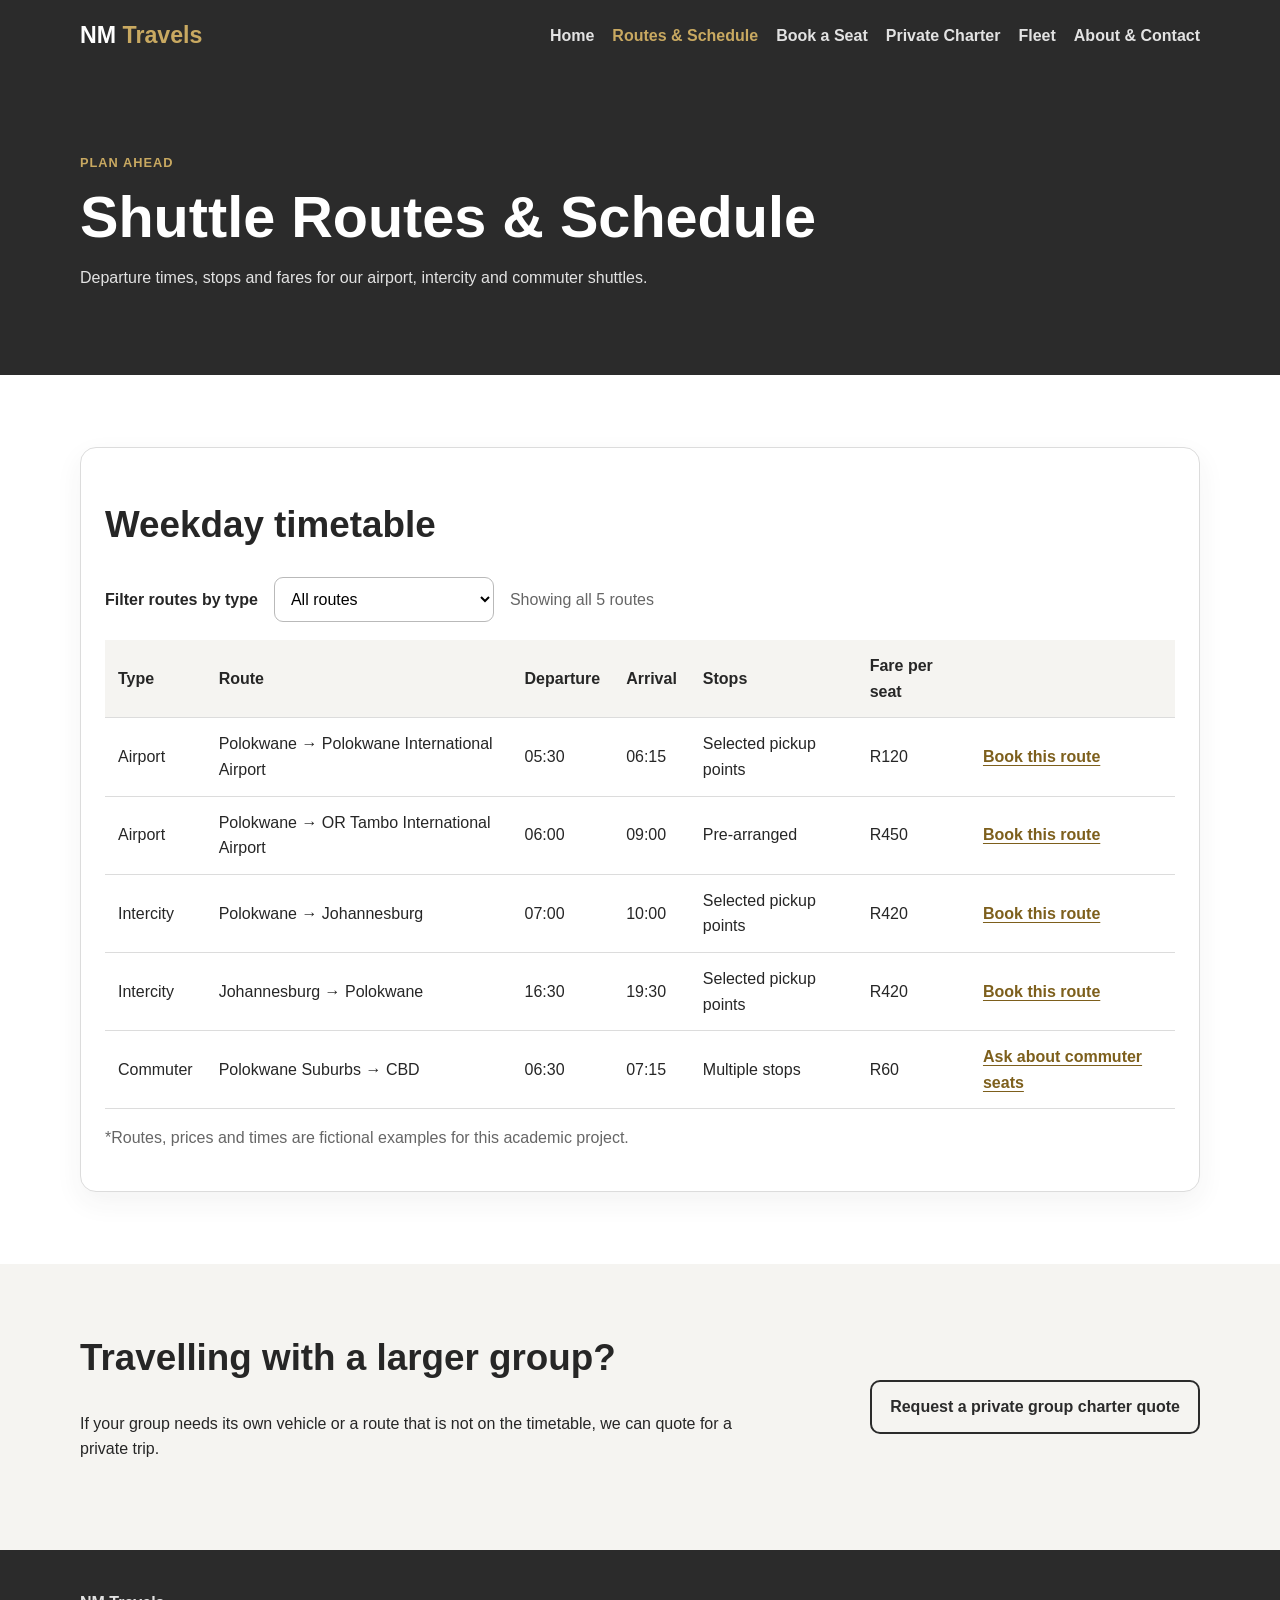
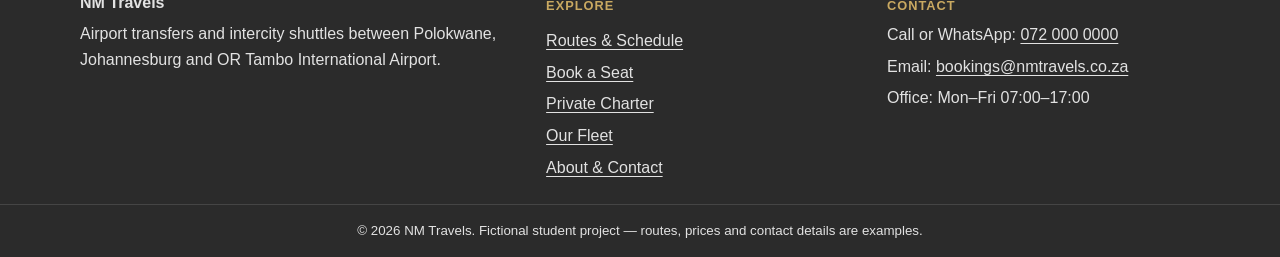
<file: NM_Travels_Part2 (2)/NM_Travels_Part2/routes.html>
<!DOCTYPE html>
<html lang="en-ZA">
<head>
  <meta charset="UTF-8">
  <meta name="viewport" content="width=device-width, initial-scale=1.0">
  <title>Polokwane to Johannesburg Shuttle Routes &amp; Schedule | NM Travels</title>
  <meta name="description" content="Departure times, stops and fares for NM Travels shuttles between Polokwane, Johannesburg, OR Tambo International Airport and Polokwane International Airport.">
  <meta name="theme-color" content="#2b2b2b">
  <meta property="og:type" content="website">
  <meta property="og:site_name" content="NM Travels">
  <meta property="og:title" content="Shuttle Routes &amp; Schedule | NM Travels">
  <meta property="og:description" content="Departure times, stops and fares for shuttles between Polokwane, Johannesburg and OR Tambo International Airport.">
  <link rel="icon" href="images/favicon.svg" type="image/svg+xml">
  <link rel="stylesheet" href="css/style.css">
</head>
<body>
  <a class="skip-link" href="#main">Skip to main content</a>
  <header>
    <div class="container nav">
      <a class="logo" href="index.html" aria-label="NM Travels home page">NM <span>Travels</span></a>
      <button class="menu" type="button" aria-label="Open navigation" aria-expanded="false" aria-controls="site-nav">☰</button>
      <nav class="site-nav" id="site-nav" aria-label="Main">
        <a href="index.html">Home</a>
        <a class="active" href="routes.html" aria-current="page">Routes &amp; Schedule</a>
        <a href="booking.html">Book a Seat</a>
        <a href="charter.html">Private Charter</a>
        <a href="fleet.html">Fleet</a>
        <a href="about.html">About &amp; Contact</a>
      </nav>
    </div>
  </header>

  <main id="main" tabindex="-1">
    <section class="banner">
      <div class="container">
        <p class="eyebrow">Plan ahead</p>
        <h1>Shuttle Routes &amp; Schedule</h1>
        <p>Departure times, stops and fares for our airport, intercity and commuter shuttles.</p>
      </div>
    </section>

    <section class="section" aria-labelledby="timetable-heading">
      <div class="container panel">
        <h2 id="timetable-heading">Weekday timetable</h2>
        <div class="filter-bar">
          <label for="filter">Filter routes by type</label>
          <select id="filter">
            <option value="all">All routes</option>
            <option value="airport">Airport transfers</option>
            <option value="intercity">Intercity shuttles</option>
            <option value="commuter">Commuter routes</option>
          </select>
          <p id="filterCount" class="note" aria-live="polite">Showing all 5 routes</p>
        </div>
        <div class="table-wrap">
          <table id="routeTable">
            <caption class="visually-hidden">NM Travels shuttle routes with departure, arrival, stops and fare per seat</caption>
            <thead>
              <tr>
                <th scope="col">Type</th>
                <th scope="col">Route</th>
                <th scope="col">Departure</th>
                <th scope="col">Arrival</th>
                <th scope="col">Stops</th>
                <th scope="col">Fare per seat</th>
                <th scope="col"><span class="visually-hidden">Booking</span></th>
              </tr>
            </thead>
            <tbody>
              <tr data-type="airport">
                <td>Airport</td>
                <td>Polokwane → Polokwane International Airport</td>
                <td>05:30</td>
                <td>06:15</td>
                <td>Selected pickup points</td>
                <td>R120</td>
                <td><a class="text-link" href="booking.html?from=Polokwane&amp;to=Polokwane%20International%20Airport">Book this route</a></td>
              </tr>
              <tr data-type="airport">
                <td>Airport</td>
                <td>Polokwane → OR Tambo International Airport</td>
                <td>06:00</td>
                <td>09:00</td>
                <td>Pre-arranged</td>
                <td>R450</td>
                <td><a class="text-link" href="booking.html?from=Polokwane&amp;to=OR%20Tambo%20International%20Airport">Book this route</a></td>
              </tr>
              <tr data-type="intercity">
                <td>Intercity</td>
                <td>Polokwane → Johannesburg</td>
                <td>07:00</td>
                <td>10:00</td>
                <td>Selected pickup points</td>
                <td>R420</td>
                <td><a class="text-link" href="booking.html?from=Polokwane&amp;to=Johannesburg">Book this route</a></td>
              </tr>
              <tr data-type="intercity">
                <td>Intercity</td>
                <td>Johannesburg → Polokwane</td>
                <td>16:30</td>
                <td>19:30</td>
                <td>Selected pickup points</td>
                <td>R420</td>
                <td><a class="text-link" href="booking.html?from=Johannesburg&amp;to=Polokwane">Book this route</a></td>
              </tr>
              <tr data-type="commuter">
                <td>Commuter</td>
                <td>Polokwane Suburbs → CBD</td>
                <td>06:30</td>
                <td>07:15</td>
                <td>Multiple stops</td>
                <td>R60</td>
                <td><a class="text-link" href="about.html#contact">Ask about commuter seats</a></td>
              </tr>
            </tbody>
          </table>
        </div>
        <p class="note">*Routes, prices and times are fictional examples for this academic project.</p>
      </div>
    </section>

    <section class="section alt cta">
      <div class="container two">
        <div>
          <h2>Travelling with a larger group?</h2>
          <p>If your group needs its own vehicle or a route that is not on the timetable, we can quote for a private trip.</p>
        </div>
        <div class="cta-actions">
          <a class="btn outline" href="charter.html">Request a private group charter quote</a>
        </div>
      </div>
    </section>
  </main>

  <footer>
    <div class="container footer-grid">
      <div>
        <strong>NM Travels</strong>
        <p>Airport transfers and intercity shuttles between Polokwane, Johannesburg and OR Tambo International Airport.</p>
      </div>
      <nav aria-label="Footer">
        <p class="footer-title">Explore</p>
        <a href="routes.html">Routes &amp; Schedule</a>
        <a href="booking.html">Book a Seat</a>
        <a href="charter.html">Private Charter</a>
        <a href="fleet.html">Our Fleet</a>
        <a href="about.html">About &amp; Contact</a>
      </nav>
      <div>
        <p class="footer-title">Contact</p>
        <p>Call or WhatsApp: <a href="tel:+27720000000">072 000 0000</a></p>
        <p>Email: <a href="mailto:bookings@nmtravels.co.za">bookings@nmtravels.co.za</a></p>
        <p>Office: Mon–Fri 07:00–17:00</p>
      </div>
    </div>
    <small>© <span data-year>2026</span> NM Travels. Fictional student project — routes, prices and contact details are examples.</small>
  </footer>
  <script src="js/script.js" defer></script>
</body>
</html>
</file>
<file: NM_Travels_Part2 (2)/NM_Travels_Part2/css/style.css>
:root {
  --charcoal: #2b2b2b;
  --steel: #6b6b6b;
  --gold: #c9a961;
  --gold-dark: #7d5f1c; /* readable gold for text on light backgrounds */
  --white: #fff;
  --text: #262626;
  --muted: #666;
  --border: #dcdcdc;
  --surface: #f5f4f1;
  --success: #2e6b3a;
  --warn: #8a3b12;
}

* {
  box-sizing: border-box;
}

html {
  scroll-padding-top: 88px; /* keeps anchored sections clear of the sticky header */
}

@media (prefers-reduced-motion: no-preference) {
  html {
    scroll-behavior: smooth;
  }
}

body {
  margin: 0;
  font-family: Arial, Helvetica, sans-serif;
  color: var(--text);
  background: var(--white);
  line-height: 1.6;
  overflow-x: hidden;
}

img {
  max-width: 100%;
}

picture {
  display: block;
}

a {
  text-decoration: none;
  color: inherit;
}

.text-link {
  color: var(--gold-dark);
  font-weight: 700;
  text-decoration: underline;
  text-underline-offset: 3px;
}

.text-link:hover {
  color: var(--charcoal);
}

:focus-visible {
  outline: 3px solid var(--gold);
  outline-offset: 2px;
}

main:focus {
  outline: none;
}

.skip-link {
  position: absolute;
  left: 12px;
  top: -60px;
  z-index: 100;
  background: var(--gold);
  color: var(--charcoal);
  padding: 10px 16px;
  border-radius: 8px;
  font-weight: 800;
}

.skip-link:focus {
  top: 12px;
}

.visually-hidden {
  position: absolute;
  width: 1px;
  height: 1px;
  overflow: hidden;
  clip: rect(0 0 0 0);
  white-space: nowrap;
}

.container {
  width: min(1120px, 92%);
  margin: auto;
}

header {
  background: var(--charcoal);
  color: white;
  position: sticky;
  top: 0;
  z-index: 10;
}

.nav {
  min-height: 72px;
  display: flex;
  align-items: center;
  justify-content: space-between;
  gap: 20px;
}

.logo {
  font-size: 1.45rem;
  font-weight: 800;
}

.logo span {
  color: var(--gold);
}

.site-nav {
  display: flex;
  gap: 18px;
  align-items: center;
}

.site-nav a {
  color: #e2e2e2;
  font-weight: 700;
}

.site-nav a.active,
.site-nav a:hover {
  color: var(--gold);
}

.menu {
  display: none;
  background: none;
  border: 0;
  color: #fff;
  font-size: 1.8rem;
  cursor: pointer;
  width: 48px;
  height: 48px;
}

.hero {
  min-height: 560px;
  background-color: var(--charcoal);
  background-image: linear-gradient(rgba(43, 43, 43, .78), rgba(43, 43, 43, .78)), url('../images/nm-travels-hero-minibus.jpg');
  background-image: linear-gradient(rgba(43, 43, 43, .78), rgba(43, 43, 43, .78)), image-set(url('../images/nm-travels-hero-minibus.webp') type('image/webp'), url('../images/nm-travels-hero-minibus.jpg') type('image/jpeg'));
  background-position: center;
  background-size: cover;
  display: flex;
  align-items: center;
  color: #fff;
}

.hero-content {
  max-width: 760px;
  padding: 70px 0;
}

.eyebrow {
  font-size: .8rem;
  text-transform: uppercase;
  letter-spacing: 1px;
  font-weight: 800;
  color: var(--steel);
}

.hero .eyebrow,
.banner .eyebrow {
  color: var(--gold);
}

h1 {
  font-size: clamp(2.1rem, 5vw, 3.6rem);
  line-height: 1.1;
}

h2 {
  font-size: clamp(1.6rem, 3vw, 2.3rem);
  line-height: 1.2;
}

.btn {
  display: inline-block;
  padding: 12px 18px;
  border-radius: 10px;
  font-weight: 800;
  border: 2px solid transparent;
  cursor: pointer;
  font-size: 1rem;
  font-family: inherit;
  text-align: center;
}

.primary {
  background: var(--gold);
  color: var(--charcoal);
}

.primary:hover {
  background: #d8bc7a;
}

.secondary {
  border-color: #fff;
  color: #fff;
  margin-left: 8px;
}

.outline {
  border-color: var(--charcoal);
  color: var(--charcoal);
}

.outline:hover {
  background: var(--charcoal);
  color: #fff;
}

.section {
  padding: 72px 0;
}

.alt {
  background: var(--surface);
}

.search,
.two,
.cards,
.stats,
.locations {
  display: grid;
  gap: 20px;
}

.search {
  grid-template-columns: 1fr 1fr 1fr auto;
  align-items: end;
  padding: 22px;
  border: 1px solid var(--border);
  border-radius: 16px;
  box-shadow: 0 12px 30px rgba(43, 43, 43, .08);
}

input,
select,
textarea {
  width: 100%;
  padding: 12px;
  border: 1px solid #b9b9b9;
  border-radius: 9px;
  font: inherit;
  background: #fff;
}

input:user-invalid,
select:user-invalid,
textarea:user-invalid {
  border-color: var(--warn);
}

label {
  font-weight: 700;
  display: flex;
  flex-direction: column;
  gap: 6px;
}

.notice {
  margin-top: 20px;
  padding: 14px 16px;
  background: #f5f3ee;
  border-left: 4px solid var(--gold);
  border-radius: 8px;
}

.notice p {
  margin: 0 0 8px;
}

.result {
  display: flex;
  flex-wrap: wrap;
  align-items: center;
  gap: 8px 18px;
  padding: 14px;
  margin-top: 8px;
  background: #fff;
  border: 1px solid var(--border);
  border-radius: 10px;
}

.result .btn {
  margin-left: auto;
}

.fare {
  margin: 0;
  padding: 12px 14px;
  background: var(--surface);
  border-radius: 9px;
  border-left: 4px solid var(--gold);
}

.fare.warn {
  border-left-color: var(--warn);
}

.form-note,
.char-count {
  margin: 0;
  font-size: .9rem;
  color: var(--muted);
}

.char-count {
  margin-top: -10px;
  text-align: right;
}

.form-title {
  margin: 0;
  font-size: 1.4rem;
}

.stats {
  grid-template-columns: repeat(4, 1fr);
}

.stats div,
.panel,
.vehicle {
  border: 1px solid var(--border);
  border-radius: 16px;
  background: #fff;
  padding: 24px;
}

.stats b {
  display: block;
  font-size: 2rem;
  color: var(--gold-dark);
}

.stats span {
  color: var(--muted);
}

.cards {
  grid-template-columns: repeat(3, 1fr);
}

.cards h3 {
  margin-top: 0;
}

.banner {
  background: var(--charcoal);
  color: #fff;
  padding: 68px 0;
}

.banner h1 {
  margin: 8px 0 12px;
}

.banner p:last-child {
  color: #e2e2e2;
}

.panel {
  box-shadow: 0 10px 28px rgba(43, 43, 43, .06);
}

.form {
  display: grid;
  grid-template-columns: 1fr 1fr;
  gap: 16px;
}

.form .full {
  grid-column: 1 / -1;
}

.form .btn {
  width: max-content;
}

.two {
  grid-template-columns: 1.2fr .8fr;
  align-items: start;
}

.cta .two {
  align-items: center;
}

.cta h2 {
  margin-top: 0;
}

.cta-actions {
  display: flex;
  flex-wrap: wrap;
  gap: 12px;
  justify-content: flex-end;
}

.filter-bar {
  display: flex;
  flex-wrap: wrap;
  align-items: center;
  gap: 12px 16px;
}

.filter-bar select {
  width: auto;
  min-width: 220px;
}

.filter-bar .note {
  margin: 0;
}

.table-wrap {
  overflow: auto;
  margin-top: 18px;
}

table {
  border-collapse: collapse;
  width: 100%;
  min-width: 860px;
}

th,
td {
  padding: 13px;
  border-bottom: 1px solid var(--border);
  text-align: left;
}

th {
  background: var(--surface);
}

.note {
  color: var(--muted);
}

.vehicle {
  overflow: hidden;
  padding: 0;
}

.vehicle .pad {
  padding: 22px;
}

.vehicle h2 {
  margin: 0;
}

.photo {
  width: 100%;
  height: 240px;
  object-fit: cover;
  display: block;
}

.panel-photo {
  border-radius: 10px;
  margin-bottom: 16px;
}

.company-photo {
  height: 360px;
  border-radius: 16px;
}

.map {
  display: block;
  width: 100%;
  min-height: 300px;
  margin: 22px 0 8px;
  border: 0;
  border-radius: 12px;
}

.locations {
  grid-template-columns: 1fr 1fr;
  margin-top: 20px;
}

.office-status {
  margin-top: 20px;
  padding: 12px 16px;
  border-radius: 9px;
  font-weight: 700;
  background: var(--surface);
}

.office-status::before {
  content: '';
  display: inline-block;
  width: 10px;
  height: 10px;
  margin-right: 10px;
  border-radius: 50%;
  background: var(--steel);
}

.office-status.is-open::before {
  background: var(--success);
}

.office-status.is-closed::before {
  background: var(--warn);
}

.to-top {
  position: fixed;
  right: 18px;
  bottom: 18px;
  width: 48px;
  height: 48px;
  border: 0;
  border-radius: 50%;
  background: var(--gold);
  color: var(--charcoal);
  font-size: 1.3rem;
  font-weight: 800;
  cursor: pointer;
  box-shadow: 0 6px 18px rgba(0, 0, 0, .2);
  z-index: 20;
}

.to-top[hidden] {
  display: none;
}

footer {
  background: var(--charcoal);
  color: #e2e2e2;
  padding-top: 40px;
}

.footer-grid {
  display: grid;
  grid-template-columns: 1.4fr 1fr 1fr;
  gap: 28px;
}

.footer-grid p {
  margin: 6px 0;
}

.footer-grid a {
  color: #e2e2e2;
  text-decoration: underline;
  text-underline-offset: 3px;
}

.footer-grid a:hover {
  color: var(--gold);
}

footer nav {
  display: flex;
  flex-direction: column;
  gap: 6px;
}

.footer-title {
  color: var(--gold);
  font-weight: 800;
  text-transform: uppercase;
  letter-spacing: 1px;
  font-size: .8rem;
}

footer small {
  display: block;
  text-align: center;
  padding: 15px;
  border-top: 1px solid rgba(255, 255, 255, .12);
  margin-top: 24px;
}

@media (max-width: 900px) {
  .menu {
    display: block;
  }

  .site-nav {
    display: none;
    position: absolute;
    left: 0;
    right: 0;
    top: 72px;
    background: var(--charcoal);
    padding: 12px 4% 20px;
    flex-direction: column;
    align-items: stretch;
    gap: 0;
  }

  .site-nav.open {
    display: flex;
  }

  .site-nav a {
    padding: 12px 0;
    border-bottom: 1px solid rgba(255, 255, 255, .1);
  }

  .search,
  .two {
    grid-template-columns: 1fr;
  }

  .stats,
  .cards,
  .locations {
    grid-template-columns: 1fr 1fr;
  }

  .form {
    grid-template-columns: 1fr;
  }

  .cta-actions {
    justify-content: flex-start;
  }

  .footer-grid {
    grid-template-columns: 1fr 1fr;
  }
}

@media (max-width: 620px) {
  .section {
    padding: 52px 0;
  }

  .stats,
  .cards,
  .locations,
  .footer-grid {
    grid-template-columns: 1fr;
  }

  .hero .btn,
  .form .btn,
  .cta-actions .btn {
    width: 100%;
  }

  .secondary {
    margin-left: 0;
    margin-top: 10px;
  }

  .hero {
    min-height: 500px;
  }

  .result .btn {
    margin-left: 0;
    width: 100%;
  }

  .filter-bar select {
    width: 100%;
  }
}
</file>
